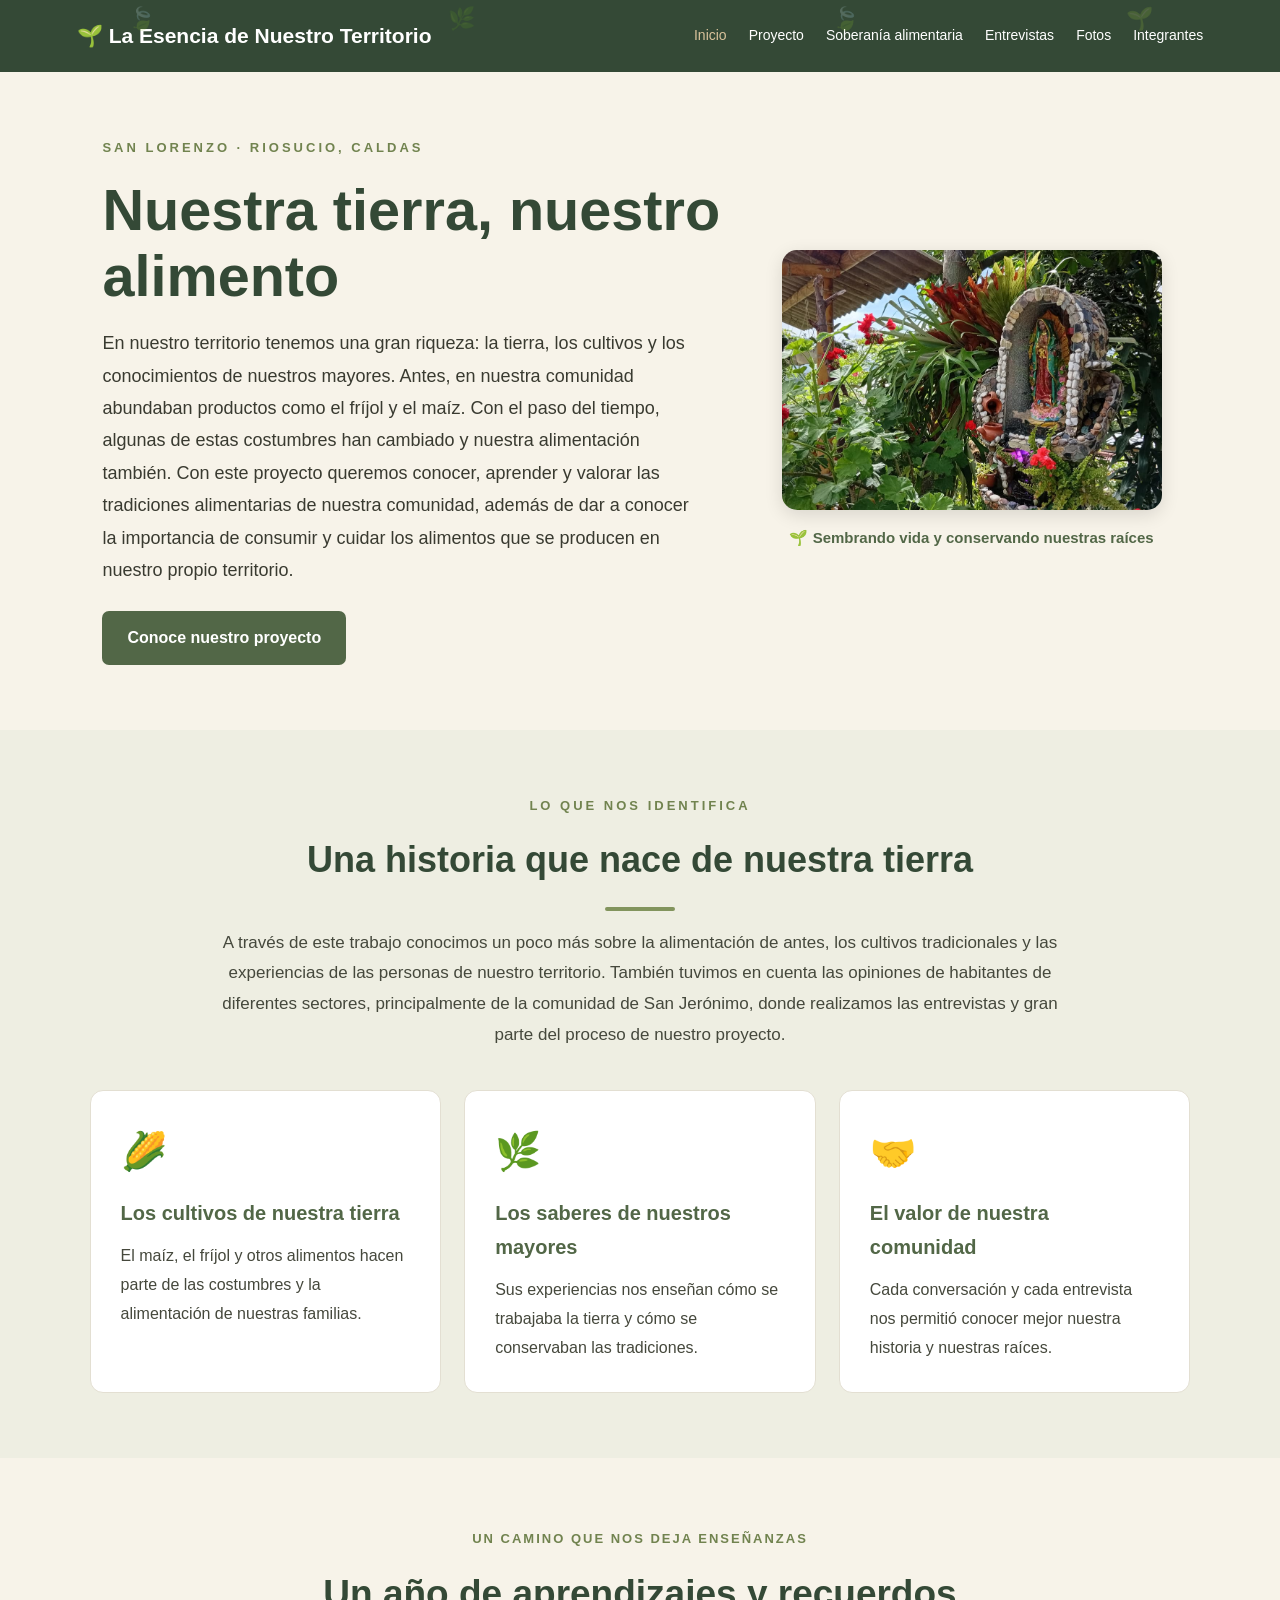
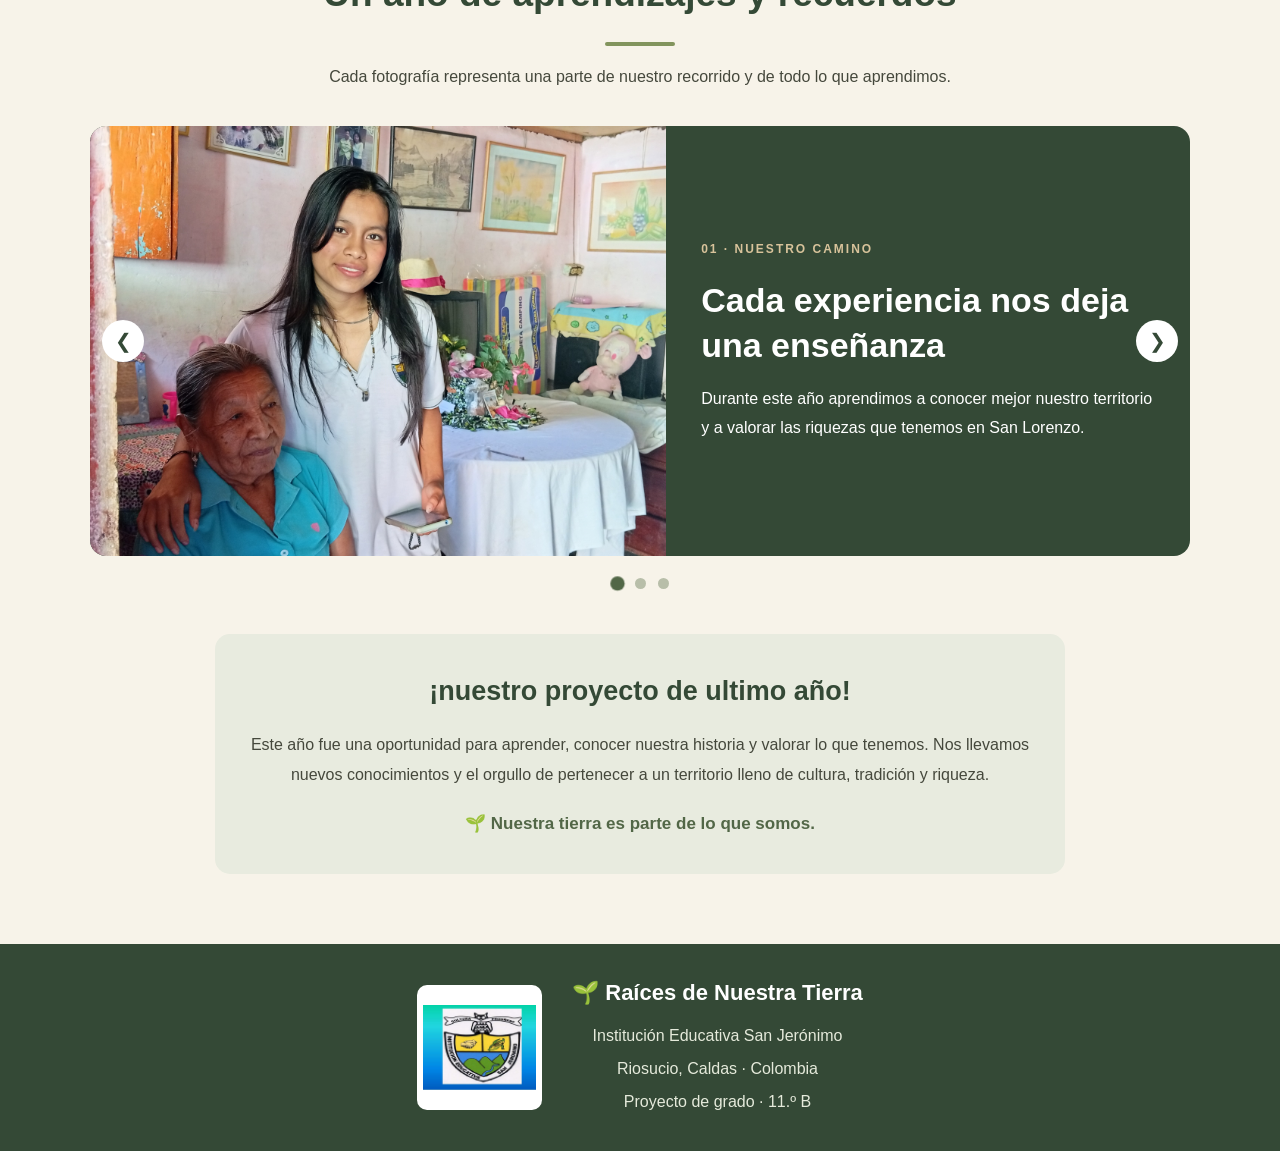
<file: index.html>
<!DOCTYPE html>
<html lang="es">
<head>
  <meta charset="UTF-8">
  <meta name="viewport" content="width=device-width, initial-scale=1.0">
  <title>Raíces de Nuestra Tierra | Inicio</title>
  <link rel="stylesheet" href="estilos.css">
  <script src="script.js" defer></script>
</head>
<body>
  <!-- FONDO ANIMADO NATURAL -->
<div class="fondo-natural" aria-hidden="true">
  <span class="hoja-flotante">🍃</span>
  <span class="hoja-flotante">🌿</span>
  <span class="hoja-flotante">🍃</span>
  <span class="hoja-flotante">🌱</span>

  <span class="particula"></span>
  <span class="particula"></span>
  <span class="particula"></span>
  <span class="particula"></span>

</div>


<header class="encabezado"> 
  <a class="logo" href="index.html">🌱 La Esencia de Nuestro Territorio</a>
  <button class="menu-toggle" id="menuToggle" aria-label="Abrir menú" aria-expanded="false">☰</button>
  <nav class="menu" id="menu">
    <a class="activo" href="index.html">Inicio</a>
    <a href="proyecto.html">Proyecto</a>
    <a href="soberania.html">Soberanía alimentaria</a>
    <a href="entrevistar.html">Entrevistas</a>
    <a href="fotos.html">Fotos</a>
    <a href="integrantes.html">Integrantes</a>
  </nav>
</header>

<main>

  <!-- PORTADA PRINCIPAL -->
  <section class="inicio-portada">
    <div class="inicio-texto">
      <p class="inicio-etiqueta">SAN LORENZO · RIOSUCIO, CALDAS</p>

      <h1>Nuestra tierra, nuestro alimento</h1>

      <p class="inicio-descripcion">
         En nuestro territorio tenemos una gran riqueza:
  la tierra, los cultivos y los conocimientos de
  nuestros mayores. Antes, en nuestra comunidad
  abundaban productos como el fríjol y el maíz.
  Con el paso del tiempo, algunas de estas costumbres
  han cambiado y nuestra alimentación también.

  Con este proyecto queremos conocer, aprender y
  valorar las tradiciones alimentarias de nuestra
  comunidad, además de dar a conocer la importancia
  de consumir y cuidar los alimentos que se producen
  en nuestro propio territorio.
      </p>

      <a href="proyecto.html" class="inicio-boton">
        Conoce nuestro proyecto
      </a>
    </div>

  <div class="inicio-imagen">
 <img src="imagenes/vida.jpg" alt="Nuestro territorio">
  <p>🌱 Sembrando vida y conservando nuestras raíces</p>
</div>

</section>
  <!-- PRESENTACIÓN DEL TERRITORIO -->
  <section class="inicio-presentacion">
    <div class="inicio-encabezado">
      <p>LO QUE NOS IDENTIFICA</p>
      <h2>Una historia que nace de nuestra tierra</h2>
      <div class="inicio-linea"></div>

      <p class="inicio-introduccion">
       A través de este trabajo conocimos un poco más
  sobre la alimentación de antes, los cultivos
  tradicionales y las experiencias de las personas
  de nuestro territorio. También tuvimos en cuenta
  las opiniones de habitantes de diferentes sectores,
  principalmente de la comunidad de San Jerónimo,
  donde realizamos las entrevistas y gran parte
  del proceso de nuestro proyecto.
      </p>
    </div>

    <div class="inicio-tarjetas">

      <article class="inicio-tarjeta">
        <div class="inicio-icono">🌽</div>
        <h3>Los cultivos de nuestra tierra</h3>
        <p>
          El maíz, el fríjol y otros alimentos hacen
          parte de las costumbres y la alimentación
          de nuestras familias. 
        </p>
      </article>

      <article class="inicio-tarjeta">
        <div class="inicio-icono">🌿</div>
        <h3>Los saberes de nuestros mayores</h3>
        <p>
          Sus experiencias nos enseñan cómo se
          trabajaba la tierra y cómo se conservaban
          las tradiciones.
        </p>
      </article>

      <article class="inicio-tarjeta">
        <div class="inicio-icono">🤝</div>
        <h3>El valor de nuestra comunidad</h3>
        <p>
          Cada conversación y cada entrevista
          nos permitió conocer mejor nuestra
          historia y nuestras raíces.
        </p>
      </article>

    </div>
  </section>

  <!-- CARRUSEL DE RECUERDOS -->
  <section class="carrusel-inicio">

    <div class="carrusel-titulo">
      <p>UN CAMINO QUE NOS DEJA ENSEÑANZAS</p>
      <h2>Un año de aprendizajes y recuerdos</h2>
      <div class="inicio-linea"></div>
      <p>
        Cada fotografía representa una parte de
        nuestro recorrido y de todo lo que aprendimos.
      </p>
    </div>

    <div class="carrusel">

      <article class="carrusel-slide activo">
        <img src="imagenes/pro.jpg" alt="Recuerdo de nuestro proyecto">
        <div class="carrusel-mensaje">
          <p class="numero">01 · NUESTRO CAMINO</p>
          <h3>Cada experiencia nos deja una enseñanza</h3>
          <p>
            Durante este año aprendimos a conocer
            mejor nuestro territorio y a valorar
            las riquezas que tenemos en San Lorenzo.
          </p>
        </div>
      </article>

      <article class="carrusel-slide">
        <img src="imagenes/cip.jpg" alt="Nuestro territorio y sus actividades">
        <div class="carrusel-mensaje">
          <p class="numero">02 · NUESTRAS RAÍCES</p>
          <h3>Mayor de nuestra comunidad 
            que apesar de no escuchar bien nos ayudo mucho con nuestro proyecto
          </h3>
          <p>
            Conocimos la importancia de nuestros
            cultivos, nuestras costumbres y los
            conocimientos que nuestros mayores
            han compartido con nosotros.  
          </p>
        </div>
      </article>

      <article class="carrusel-slide">
        <img src="imagenes/pal.jpg" alt="Recuerdos de nuestro año educativo">
        <div class="carrusel-mensaje">
          <p class="numero">03 · UN AÑO PARA RECORDAR</p>
          <h3>Gracias por cada aprendizaje</h3>
          <p>
            Terminamos este año educativo con
            nuevos conocimientos, experiencias
            y recuerdos. Nos sentimos orgullosos
            de nuestras raíces y de nuestro trabajo.
          </p>
        </div>
      </article>

     
<article class="carrusel-slide">
  <img src="imagenes/juank.jpg" alt="Recuerdo de nuestro proyecto">
  <div class="carrusel-mensaje">
    <p class="numero">04 · NUESTRA EXPERIENCIA</p>
    <h3>Un recuerdo más de nuestro proyecto</h3>
    <p>
      Cada momento compartido nos permitió
      aprender más sobre nuestra comunidad,
      nuestras tradiciones y nuestro territorio.
    </p>
  </div>
</article>

      

      <button class="carrusel-flecha anterior" type="button" aria-label="Imagen anterior">❮</button>
      <button class="carrusel-flecha siguiente" type="button" aria-label="Imagen siguiente">❯</button>

    </div>

    <div class="carrusel-puntos">
      <button class="punto seleccionado" type="button" aria-label="Mostrar imagen 1"></button>
      <button class="punto" type="button" aria-label="Mostrar imagen 2"></button>
      <button class="punto" type="button" aria-label="Mostrar imagen 3"></button>
    </div>

    <div class="mensaje-final">
      <h2>¡nuestro proyecto de ultimo año!</h2>
      <p>
        Este año fue una oportunidad para aprender,
        conocer nuestra historia y valorar lo que tenemos.
        Nos llevamos nuevos conocimientos y el orgullo
        de pertenecer a un territorio lleno de cultura,
        tradición y riqueza.
      </p>
      <strong>🌱 Nuestra tierra es parte de lo que somos.</strong>
    </div>

  </section>

  
</main>

<footer class="pie-pagina">

  <div class="pie-contenido">

    <img
      class="pie-escudo"
      src="imagenes/escudo1.jpg"
      alt="Escudo institucional"
    >

    <div class="pie-informacion">
      <h2>🌱 Raíces de Nuestra Tierra</h2>
      <p>Institución Educativa San Jerónimo</p>
      <p>Riosucio, Caldas · Colombia</p>
      <p>Proyecto de grado · 11.º B</p>
    </div>

  </div>

</footer>

<!-- BIENVENIDA PROM 2026 -->
<div class="prom-animacion" id="promAnimacion">
  <div class="prom-contenido">
    <h1>🎓 PROM 2026 🎓</h1>
    <p>¡Un año para recordar!</p>
    <div class="fuegos" id="fuegos"></div>
  </div>
</div>


</body>
</html>
</file>
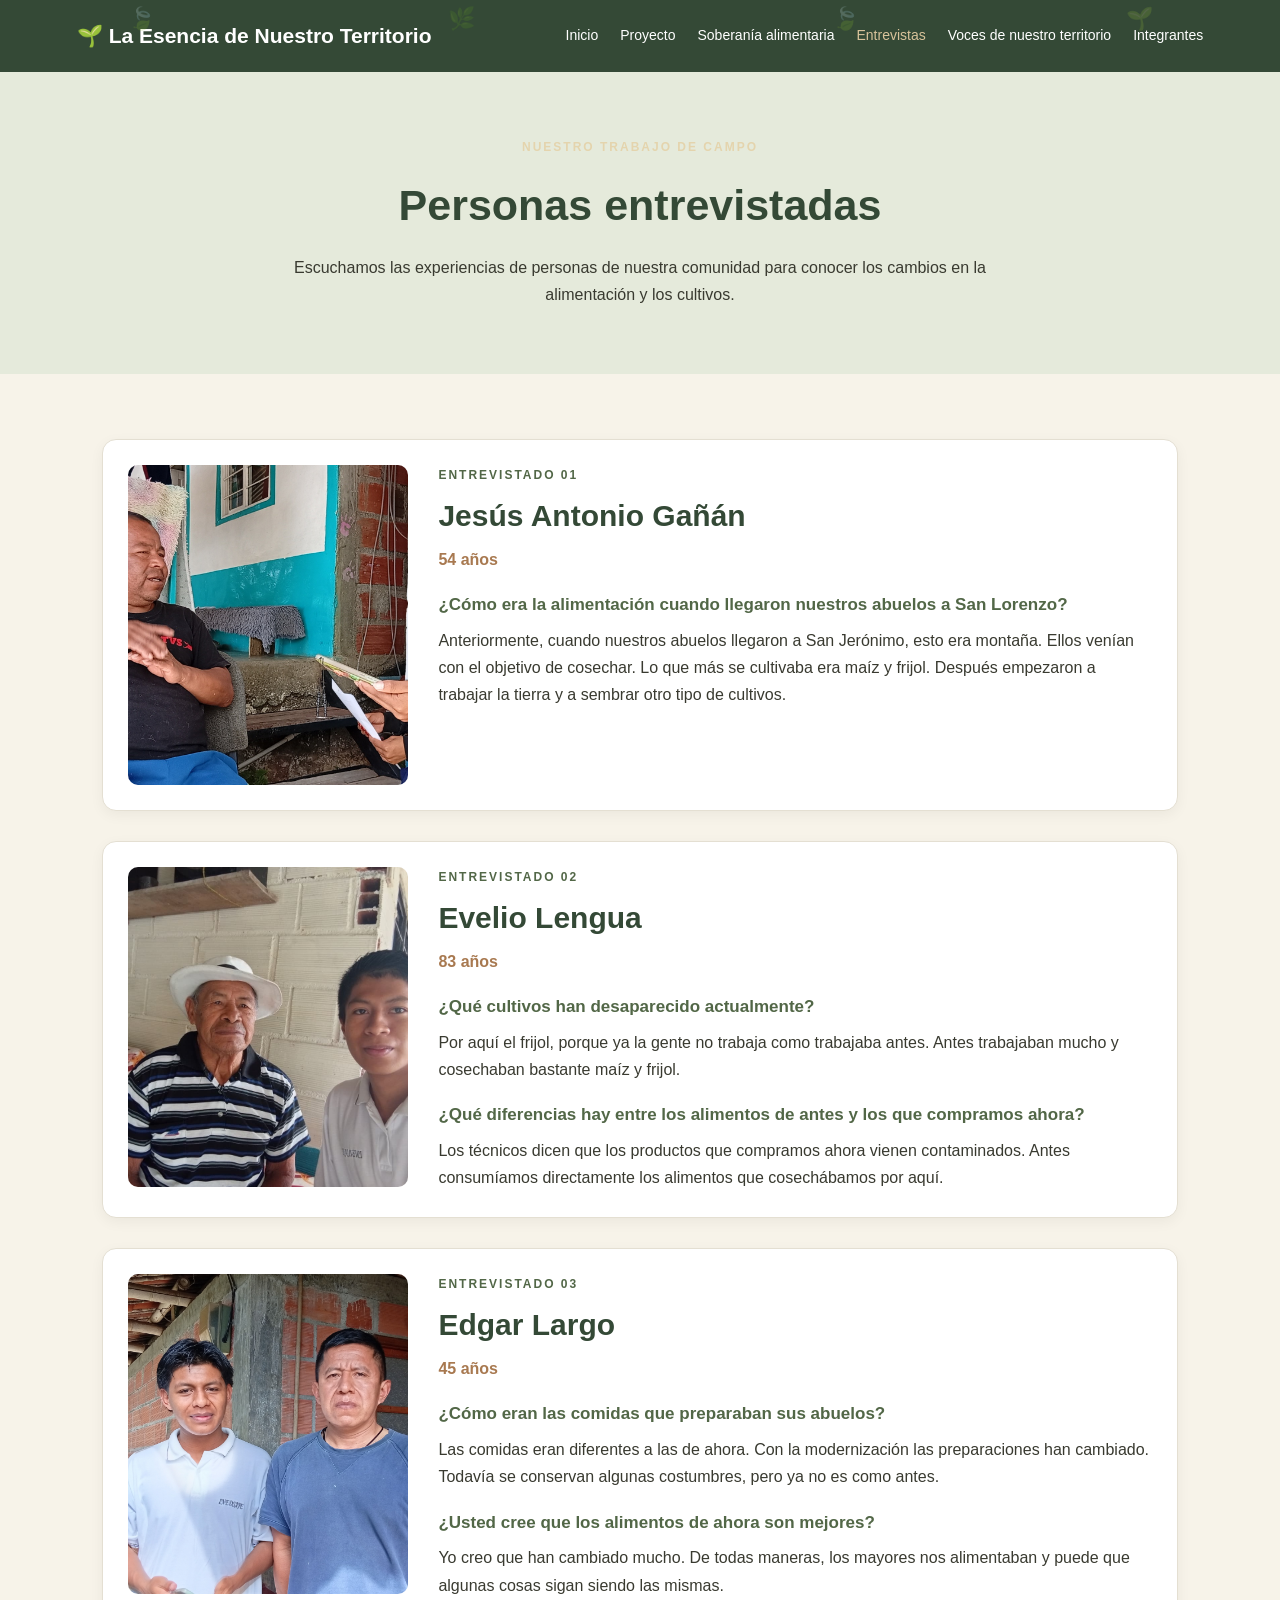
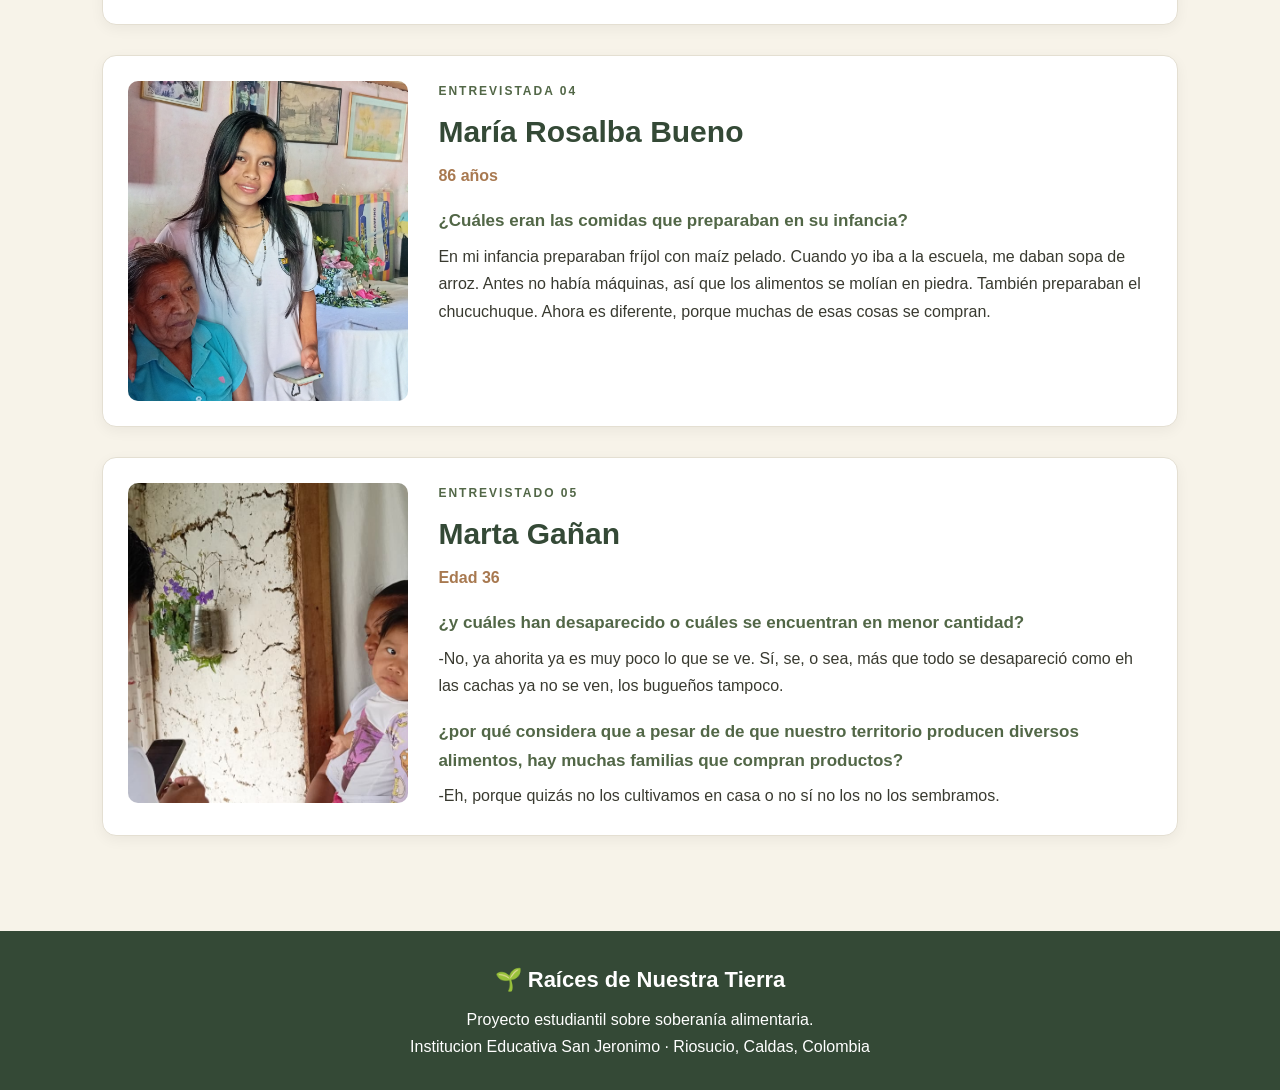
<file: entrevistar.html>
<!DOCTYPE html>
<html lang="es">
<head>
  <meta charset="UTF-8">
  <meta name="viewport" content="width=device-width, initial-scale=1.0">
  <title>Entrevistas | Raíces de Nuestra Tierra</title>
  <link rel="stylesheet" href="estilos.css">
  <script src="script.js" defer></script>
</head>

<body>

  <div class="fondo-natural" aria-hidden="true">
    <span class="hoja-flotante">🍃</span>
    <span class="hoja-flotante">🌿</span>
    <span class="hoja-flotante">🍃</span>
    <span class="hoja-flotante">🌱</span>
  </div>

  <header class="encabezado">
    <a class="logo" href="index.html">🌱 La Esencia de Nuestro Territorio</a>

    <button class="menu-toggle" id="menuToggle"
      aria-label="Abrir menú" aria-expanded="false">☰</button>

    <nav class="menu" id="menu">
      <a href="index.html">Inicio</a>
      <a href="proyecto.html">Proyecto</a>
      <a href="soberania.html">Soberanía alimentaria</a>
      <a class="activo" href="entrevistar.html">Entrevistas</a>
      <a href="voces.html">Voces de nuestro territorio</a>
      <a href="integrantes.html">Integrantes</a>
    </nav>
  </header>

  <main>

    <section class="encabezado-pagina">
      <p class="etiqueta">NUESTRO TRABAJO DE CAMPO</p>
      <h1>Personas entrevistadas</h1>
      <p>
        Escuchamos las experiencias de personas de nuestra comunidad
        para conocer los cambios en la alimentación y los cultivos.
      </p>
    </section>

    <section class="seccion">

      <!-- ENTREVISTADO 01 -->
      <article class="entrevista-persona">
        <div class="entrevista-foto">
          <img src="imagenes/karen.jpg" alt="Jesús Antonio Gañán">
        </div>

        <div class="entrevista-contenido">
          <p class="etiqueta verde">ENTREVISTADO 01</p>
          <h2>Jesús Antonio Gañán</h2>
          <p class="edad">54 años</p>

          <h3>¿Cómo era la alimentación cuando llegaron nuestros abuelos a San Lorenzo?</h3>

          <p>
            Anteriormente, cuando nuestros abuelos llegaron a San
            Jerónimo, esto era montaña. Ellos venían con el objetivo
            de cosechar. Lo que más se cultivaba era maíz y frijol.
            Después empezaron a trabajar la tierra y a sembrar
            otro tipo de cultivos.
          </p>
        </div>
      </article>

      <!-- ENTREVISTADO 02 -->
      <article class="entrevista-persona">
        <div class="entrevista-foto">
          <img src="imagenes/cip.jpg" alt="Evelio Lengua">
        </div>

        <div class="entrevista-contenido">
          <p class="etiqueta verde">ENTREVISTADO 02</p>
          <h2>Evelio Lengua</h2>
          <p class="edad">83 años</p>

          <h3>¿Qué cultivos han desaparecido actualmente?</h3>

          <p>
            Por aquí el frijol, porque ya la gente no trabaja como
            trabajaba antes. Antes trabajaban mucho y cosechaban
            bastante maíz y frijol.
          </p>

          <h3>¿Qué diferencias hay entre los alimentos de antes y los que compramos ahora?</h3>

          <p>
            Los técnicos dicen que los productos que compramos ahora
            vienen contaminados. Antes consumíamos directamente
            los alimentos que cosechábamos por aquí.
          </p>
        </div>
      </article>

      <!-- ENTREVISTADO 03 -->
      <article class="entrevista-persona">
        <div class="entrevista-foto">
          <img src="imagenes/juan.jpg" alt="Edgar Largo">
        </div>

        <div class="entrevista-contenido">
          <p class="etiqueta verde">ENTREVISTADO 03</p>
          <h2>Edgar Largo</h2>
          <p class="edad">45 años</p>

          <h3>¿Cómo eran las comidas que preparaban sus abuelos?</h3>

          <p>
            Las comidas eran diferentes a las de ahora. Con la
            modernización las preparaciones han cambiado. Todavía
            se conservan algunas costumbres, pero ya no es como antes.
          </p>

          <h3>¿Usted cree que los alimentos de ahora son mejores?</h3>

          <p>
            Yo creo que han cambiado mucho. De todas maneras,
            los mayores nos alimentaban y puede que algunas
            cosas sigan siendo las mismas.
          </p>
        </div>
      </article>

      <!-- ENTREVISTADA 04 -->
      <article class="entrevista-persona">
        <div class="entrevista-foto">
          <img src="imagenes/pro.jpg"
               alt="María Rosalba Bueno">
        </div>

        <div class="entrevista-contenido">
          <p class="etiqueta verde">ENTREVISTADA 04</p>
          <h2>María Rosalba Bueno</h2>
          <p class="edad">86 años</p>

          <h3>¿Cuáles eran las comidas que preparaban en su infancia?</h3>

          <p>
            En mi infancia preparaban fríjol con maíz pelado.
            Cuando yo iba a la escuela, me daban sopa de arroz.
            Antes no había máquinas, así que los alimentos se
            molían en piedra. También preparaban el chucuchuque.
            Ahora es diferente, porque muchas de esas cosas se compran.
          </p>
        </div>
      </article>

<!-- ENTREVISTADO 05 -->
<article class="entrevista-persona">

  <div class="entrevista-foto">
    <img src="imagenes/pri.jpg"
         alt="Marta Gañan">
  </div>

  <div class="entrevista-contenido">

    <p class="etiqueta verde">ENTREVISTADO 05</p>

    <h2>Marta Gañan</h2>

    <p class="edad">Edad 36</p>

    <h3>¿y cuáles han desaparecido o cuáles se encuentran en menor cantidad?</h3>

    <p>
      -No, ya ahorita ya es muy poco lo que se ve. Sí, se,
       o sea, más que todo se desapareció como eh las cachas ya no se ven, 
       los bugueños tampoco.
    </p>
    <h3>¿por qué considera que a pesar de de que nuestro territorio producen 
      diversos alimentos, hay muchas familias que compran productos?</h3>
 
   </p> -Eh, porque quizás no los cultivamos en casa o no sí no los no los sembramos. </p>
 
    </div>

</article>

    </section>

  </main>

  <footer class="pie-pagina">
    <h2>🌱 Raíces de Nuestra Tierra</h2>
    <p>Proyecto estudiantil sobre soberanía alimentaria.</p>
    <p>Institucion Educativa San Jeronimo · Riosucio, Caldas, Colombia</p>
  </footer>

</body>
</html>
</file>
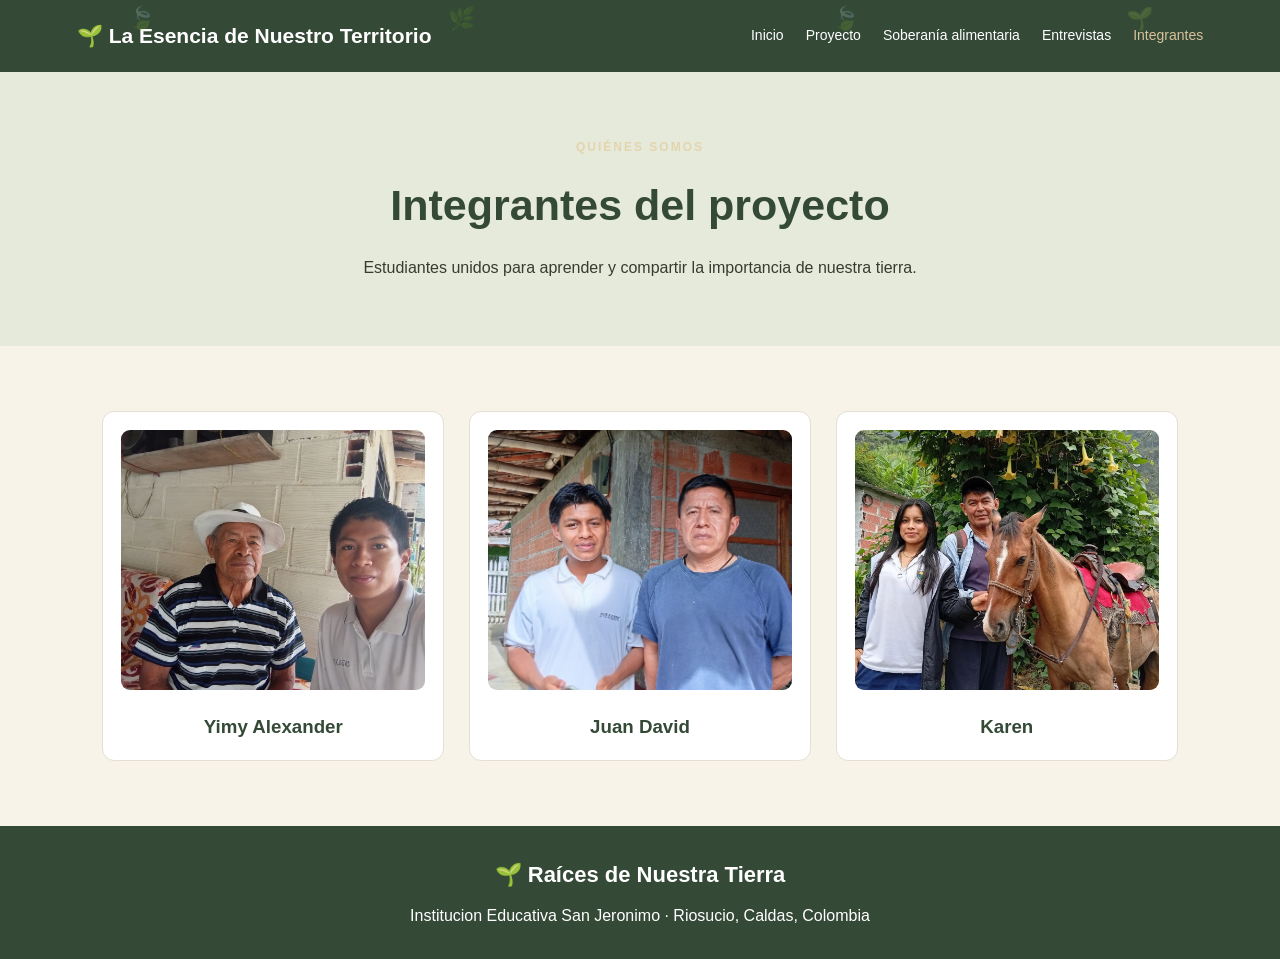
<file: integrantes.html>
<!DOCTYPE html>
<html lang="es">
<head>
  <meta charset="UTF-8">
  <meta name="viewport" content="width=device-width, initial-scale=1.0">
  <title>Integrantes | Raíces de Nuestra Tierra</title>
  <link rel="stylesheet" href="estilos.css">
  <script src="script.js" defer></script>
</head>
<body>
<div class="fondo-natural" aria-hidden="true">
  <span class="hoja-flotante">🍃</span>
  <span class="hoja-flotante">🌿</span>
  <span class="hoja-flotante">🍃</span>
  <span class="hoja-flotante">🌱</span>
</div>


<header class="encabezado">
  <a class="logo" href="index.html">🌱 La Esencia de Nuestro Territorio</a>
  <button class="menu-toggle" id="menuToggle" aria-label="Abrir menú" aria-expanded="false">☰</button>
  <nav class="menu" id="menu">
    <a href="index.html">Inicio</a>
    <a href="proyecto.html">Proyecto</a>
    <a href="soberania.html">Soberanía alimentaria</a>
    <a href="entrevistar.html">Entrevistas</a>
    <a class="activo" href="integrantes.html">Integrantes</a>
  </nav>
</header>

<main>
  <section class="encabezado-pagina">
    <p class="etiqueta">QUIÉNES SOMOS</p>
    <h1>Integrantes del proyecto</h1>
    <p>Estudiantes unidos para aprender y compartir la importancia de nuestra tierra.</p>
  </section>

  <section class="seccion">
    <div class="equipo-grid">
      <article class="persona">
        <img src="imagenes/cip.jpg" alt="Yimy Alexander">
        <h3>Yimy Alexander</h3>
      </article>

      <article class="persona">
        <img src="imagenes/juan.jpg" alt="Juan David">
        <h3>Juan David</h3>
      </article>



      <article class="persona">
        <img src="imagenes/pal.jpg" alt="Karen">
        <h3>Karen</h3>
      </article>

    
  </section>
</main>

<footer class="pie-pagina">
  <h2>🌱 Raíces de Nuestra Tierra</h2>
  <p>Institucion Educativa San Jeronimo · Riosucio, Caldas, Colombia</p>
</footer>

</body>
</html>
</file>
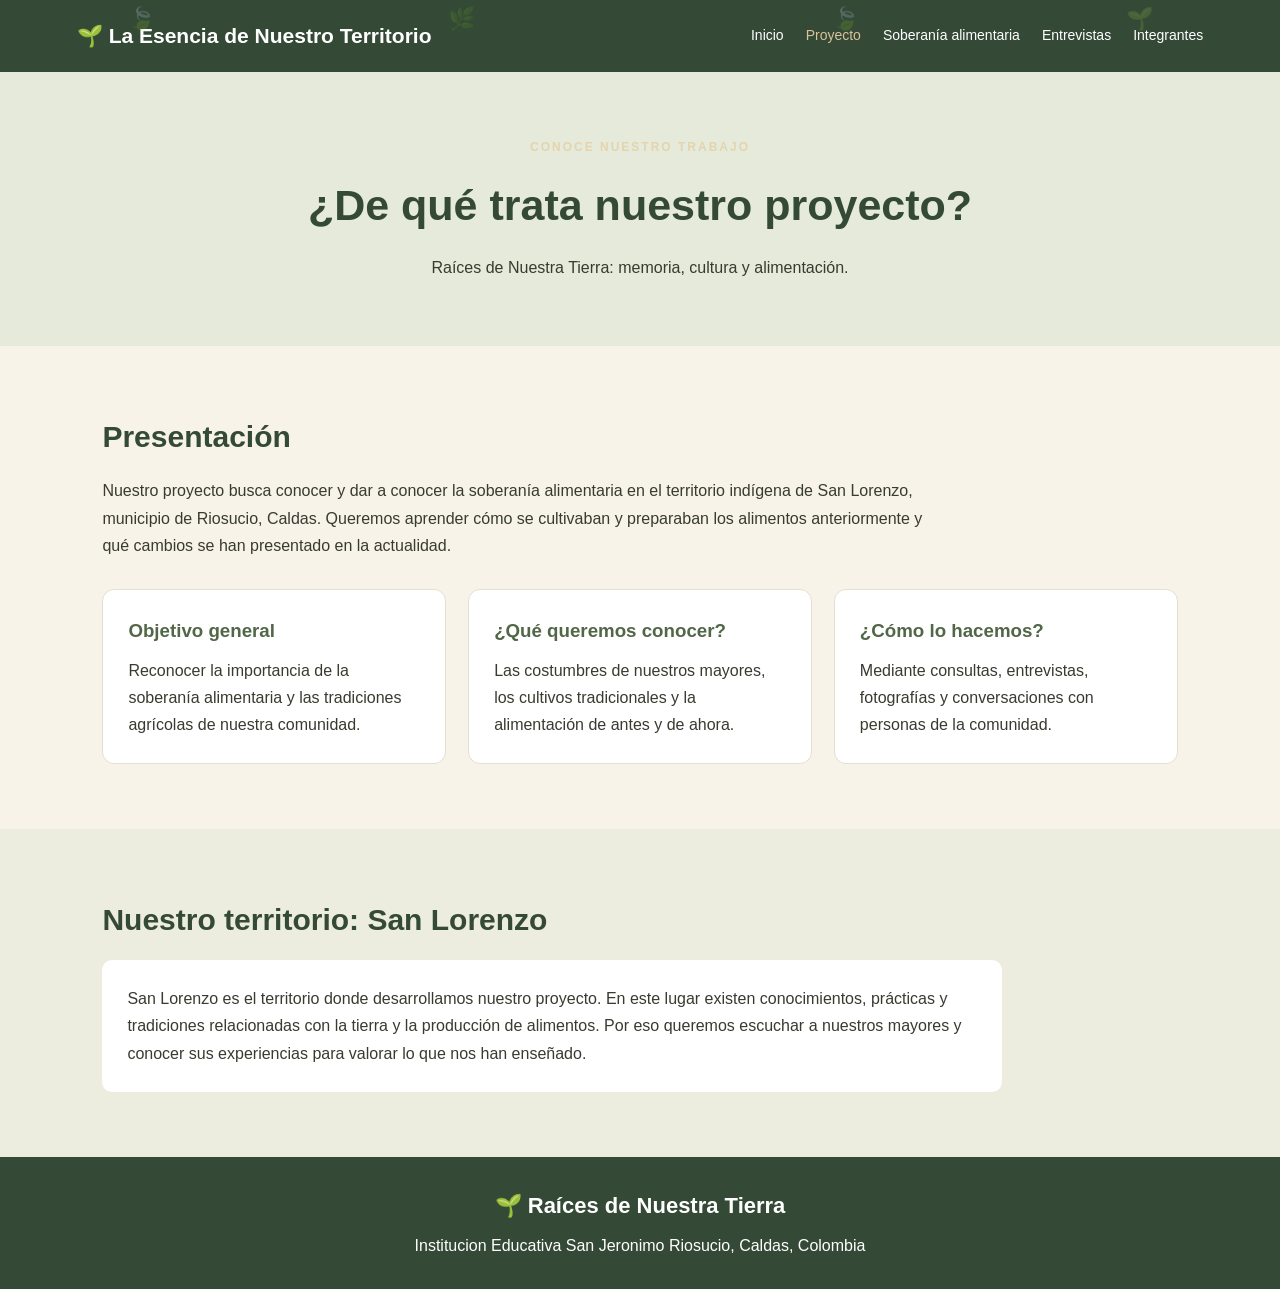
<file: proyecto.html>
<!DOCTYPE html>
<html lang="es">
<head>
  <meta charset="UTF-8">
  <meta name="viewport" content="width=device-width, initial-scale=1.0">
  <title>Nuestro Proyecto | Raíces de Nuestra Tierra</title>
  <link rel="stylesheet" href="estilos.css">
  <script src="script.js" defer></script>
</head>
<body>
  <div class="fondo-natural" aria-hidden="true">
  <span class="hoja-flotante">🍃</span>
  <span class="hoja-flotante">🌿</span>
  <span class="hoja-flotante">🍃</span>
  <span class="hoja-flotante">🌱</span>
</div>

<header class="encabezado">
  <a class="logo" href="index.html">🌱 La Esencia de Nuestro Territorio</a>
  <button class="menu-toggle" id="menuToggle" aria-label="Abrir menú" aria-expanded="false">☰</button>
  <nav class="menu" id="menu">
    <a href="index.html">Inicio</a>
    <a class="activo" href="proyecto.html">Proyecto</a>
    <a href="soberania.html">Soberanía alimentaria</a>
    <a href="entrevistar.html">Entrevistas</a>
    <a href="integrantes.html">Integrantes</a>
  </nav>
</header>

<main>
  <section class="encabezado-pagina">
    <p class="etiqueta">CONOCE NUESTRO TRABAJO</p>
    <h1>¿De qué trata nuestro proyecto?</h1>
    <p>Raíces de Nuestra Tierra: memoria, cultura y alimentación.</p>
  </section>

  <section class="seccion">
    <h2>Presentación</h2>
    <p class="descripcion">
      Nuestro proyecto busca conocer y dar a conocer la soberanía
      alimentaria en el territorio indígena de San Lorenzo,
      municipio de Riosucio, Caldas. Queremos aprender cómo se
      cultivaban y preparaban los alimentos anteriormente y qué
      cambios se han presentado en la actualidad.
    </p>

    <div class="tarjetas">
      <article class="tarjeta">
        <h3>Objetivo general</h3>
        <p>
          Reconocer la importancia de la soberanía alimentaria
          y las tradiciones agrícolas de nuestra comunidad.
        </p>
      </article>

      <article class="tarjeta">
        <h3>¿Qué queremos conocer?</h3>
        <p>
          Las costumbres de nuestros mayores, los cultivos
          tradicionales y la alimentación de antes y de ahora.
        </p>
      </article>

      <article class="tarjeta">
        <h3>¿Cómo lo hacemos?</h3>
        <p>
          Mediante consultas, entrevistas, fotografías y
          conversaciones con personas de la comunidad.
        </p>
      </article>
    </div>
  </section>

  <section class="seccion fondo-claro">
    <h2>Nuestro territorio: San Lorenzo</h2>
    <div class="bloque-texto">
      <p>
        San Lorenzo es el territorio donde desarrollamos nuestro
        proyecto. En este lugar existen conocimientos, prácticas
        y tradiciones relacionadas con la tierra y la producción
        de alimentos. Por eso queremos escuchar a nuestros mayores
        y conocer sus experiencias para valorar lo que nos han
        enseñado.
      </p>
    </div>
  </section>
</main>

<footer class="pie-pagina">
  <h2>🌱 Raíces de Nuestra Tierra</h2>
  <p>Institucion Educativa San Jeronimo Riosucio, Caldas, Colombia</p>
</footer>

</body>
</html>
</file>
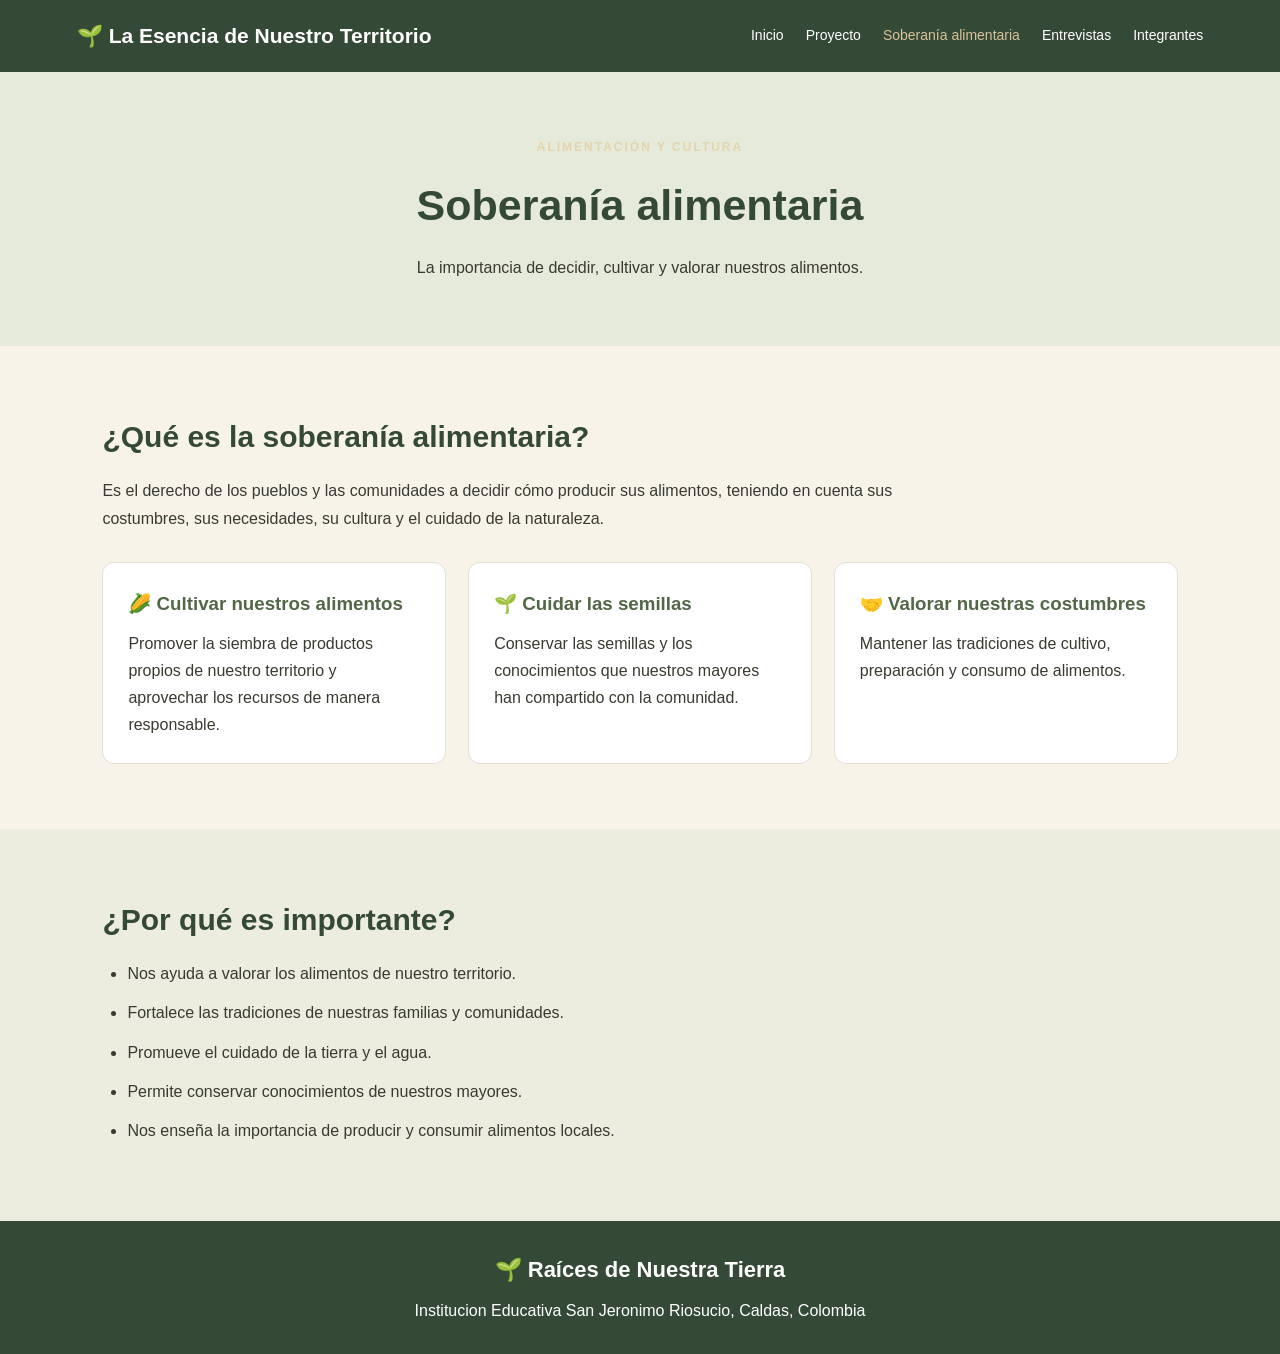
<file: soberania.html>
<!DOCTYPE html>
<html lang="es">
<head>
  <meta charset="UTF-8">
  <meta name="viewport" content="width=device-width, initial-scale=1.0">
  <title>Soberanía Alimentaria | Raíces de Nuestra Tierra</title>
  <link rel="stylesheet" href="estilos.css">
  <script src="script.js" defer></script>
</head>
<body>

<header class="encabezado">
  <a class="logo" href="index.html">🌱 La Esencia de Nuestro Territorio</a>
  <button class="menu-toggle" id="menuToggle" aria-label="Abrir menú" aria-expanded="false">☰</button>
  <nav class="menu" id="menu">
    <a href="index.html">Inicio</a>
    <a href="proyecto.html">Proyecto</a>
    <a class="activo" href="soberania.html">Soberanía alimentaria</a>
    <a href="entrevistar.html">Entrevistas</a>
    <a href="integrantes.html">Integrantes</a>
  </nav>
</header>

<main>
  <section class="encabezado-pagina">
    <p class="etiqueta">ALIMENTACIÓN Y CULTURA</p>
    <h1>Soberanía alimentaria</h1>
    <p>La importancia de decidir, cultivar y valorar nuestros alimentos.</p>
  </section>

  <section class="seccion">
    <h2>¿Qué es la soberanía alimentaria?</h2>
    <p class="descripcion">
      Es el derecho de los pueblos y las comunidades a decidir
      cómo producir sus alimentos, teniendo en cuenta sus
      costumbres, sus necesidades, su cultura y el cuidado
      de la naturaleza.
    </p>

    <div class="tarjetas">
      <article class="tarjeta">
        <h3>🌽 Cultivar nuestros alimentos</h3>
        <p>
          Promover la siembra de productos propios de nuestro
          territorio y aprovechar los recursos de manera responsable.
        </p>
      </article>

      <article class="tarjeta">
        <h3>🌱 Cuidar las semillas</h3>
        <p>
          Conservar las semillas y los conocimientos que nuestros
          mayores han compartido con la comunidad.
        </p>
      </article>

      <article class="tarjeta">
        <h3>🤝 Valorar nuestras costumbres</h3>
        <p>
          Mantener las tradiciones de cultivo, preparación
          y consumo de alimentos.
        </p>
      </article>
    </div>
  </section>

  <section class="seccion fondo-claro">
    <h2>¿Por qué es importante?</h2>
    <ul class="lista">
      <li>Nos ayuda a valorar los alimentos de nuestro territorio.</li>
      <li>Fortalece las tradiciones de nuestras familias y comunidades.</li>
      <li>Promueve el cuidado de la tierra y el agua.</li>
      <li>Permite conservar conocimientos de nuestros mayores.</li>
      <li>Nos enseña la importancia de producir y consumir alimentos locales.</li>
    </ul>
  </section>
</main>

<footer class="pie-pagina">
  <h2>🌱 Raíces de Nuestra Tierra</h2>
  <p>Institucion Educativa San Jeronimo Riosucio, Caldas, Colombia</p>
</footer>

</body>
</html>
</file>
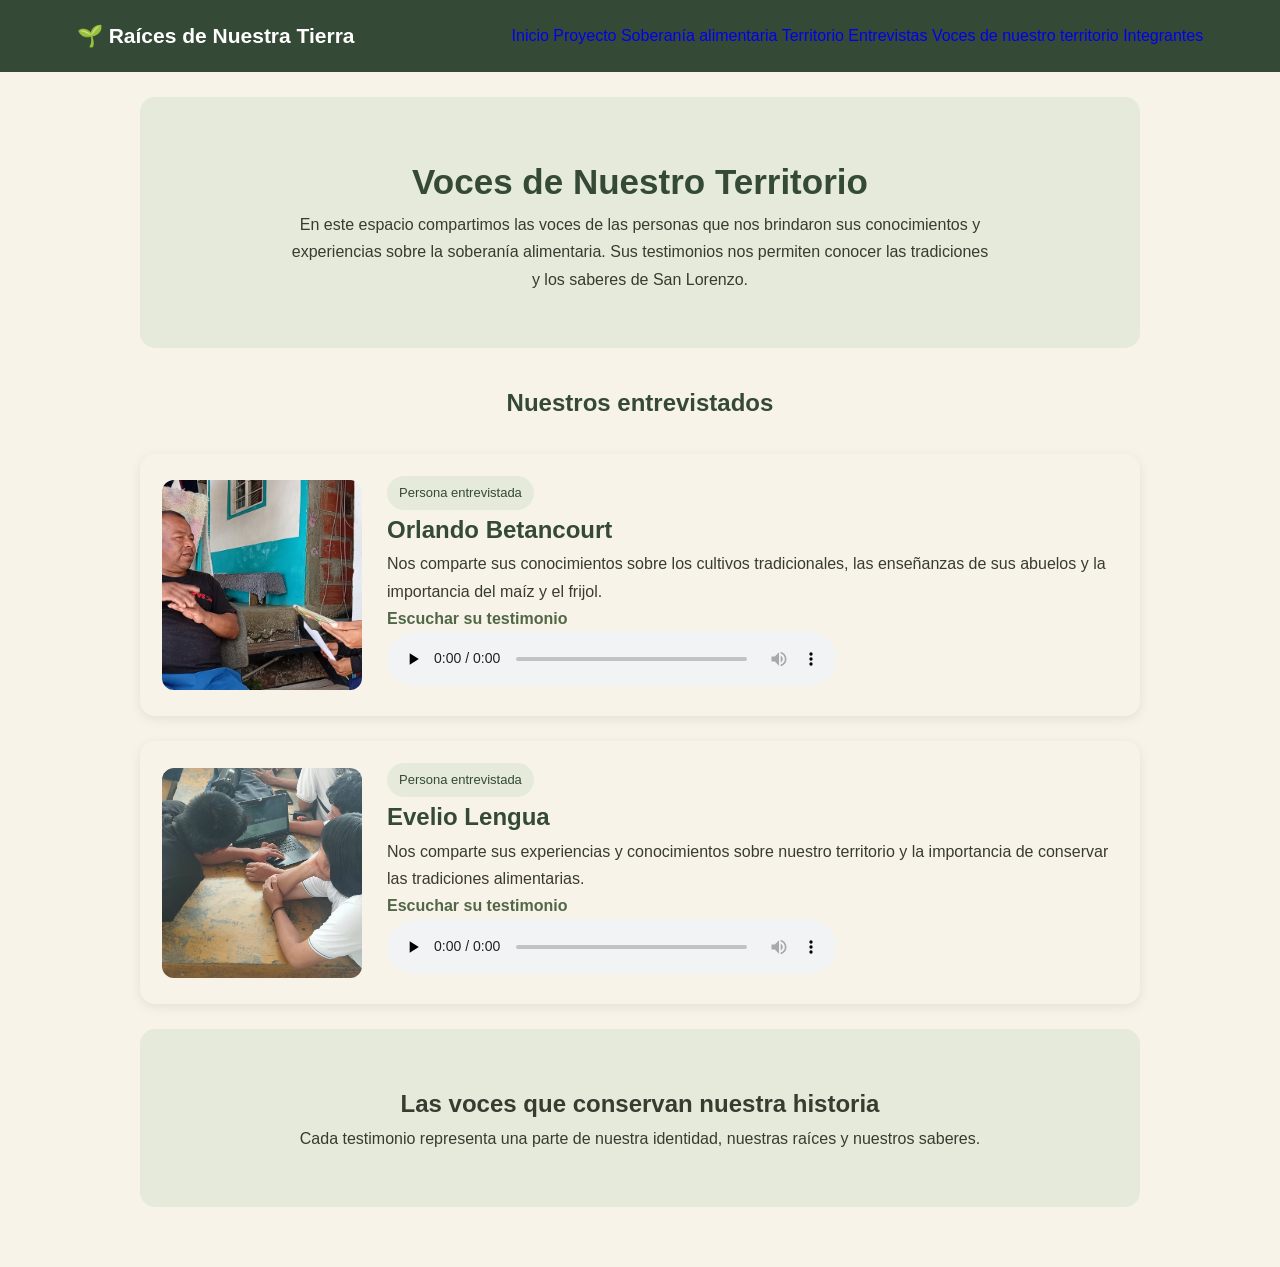
<file: voces.html>
<!DOCTYPE html>
<html lang="es">
<head>
  <meta charset="UTF-8">
  <meta name="viewport" content="width=device-width, initial-scale=1.0">
  <title>Voces de Nuestro Territorio</title>
  <link rel="stylesheet" href="estilos.css">
  <script src="script.js" defer></script>

  <style>
    .voces-portada {
      text-align: center;
      padding: 55px 20px;
      background: #e5eadb;
      border-radius: 15px;
      margin-bottom: 35px;
    }

    .voces-portada h1 {
      color: #344936;
      font-size: 35px;
    }

    .voces-portada p {
      max-width: 700px;
      margin: auto;
      line-height: 1.7;
    }

    .voces-contenedor {
      max-width: 1050px;
      margin: auto;
      padding: 25px;
    }

    .voces-titulo {
      text-align: center;
      color: #344936;
      margin-bottom: 30px;
    }

    .voz-card {
      display: flex;
      align-items: center;
      gap: 25px;
      background: #f7f3e9;
      padding: 22px;
      border-radius: 15px;
      margin-bottom: 25px;
      box-shadow: 0 3px 12px rgba(0,0,0,0.08);
    }

    .voz-card img {
      width: 200px;
      height: 210px;
      object-fit: cover;
      border-radius: 12px;
    }

    .voz-info {
      flex: 1;
    }

    .voz-info h2 {
      color: #344936;
    }

    .voz-info p {
      line-height: 1.7;
    }

    .voz-info h3 {
      color: #526747;
      font-size: 16px;
    }

    .voz-info audio {
      width: 100%;
      max-width: 450px;
    }

    .voz-etiqueta {
      display: inline-block;
      background: #e5eadb;
      color: #344936;
      padding: 6px 12px;
      border-radius: 20px;
      font-size: 13px;
    }

    @media (max-width: 650px) {
      .voz-card {
        flex-direction: column;
        align-items: stretch;
      }

      .voz-card img {
        width: 100%;
        height: 250px;
      }

      .voces-portada h1 {
        font-size: 27px;
      }
    }
  </style>
</head>

<body>

  <header class="encabezado">
    <div class="logo">🌱 Raíces de Nuestra Tierra</div>

    <button id="menuToggle" class="menu-toggle"
      aria-label="Abrir menú" aria-expanded="false">
      ☰
    </button>

    <nav id="menu">
      <a href="index.html">Inicio</a>
      <a href="index.html#proyecto">Proyecto</a>
      <a href="index.html#soberania">Soberanía alimentaria</a>
      <a href="index.html#territorio">Territorio</a>
      <a href="entrevistar.html">Entrevistas</a>
      <a href="voces.html" class="activo">Voces de nuestro territorio</a>
      <a href="index.html#integrantes">Integrantes</a>
    </nav>
  </header>

  <main class="voces-contenedor">

    <section class="voces-portada">
      <h1>Voces de Nuestro Territorio</h1>

      <p>
        En este espacio compartimos las voces de las
        personas que nos brindaron sus conocimientos
        y experiencias sobre la soberanía alimentaria.
        Sus testimonios nos permiten conocer las
        tradiciones y los saberes de San Lorenzo.
      </p>
    </section>

    <h2 class="voces-titulo">Nuestros entrevistados</h2>

    <!-- PRIMER ENTREVISTADO -->
    <section class="voz-card">

      <img src="imagenes/karen.jpg" alt="Orlando Betancourt">

      <div class="voz-info">

        <span class="voz-etiqueta">Persona entrevistada</span>

        <h2>Orlando Betancourt</h2>

        <p>
          Nos comparte sus conocimientos sobre los
          cultivos tradicionales, las enseñanzas de
          sus abuelos y la importancia del maíz y el frijol.
        </p>

        <h3>Escuchar su testimonio</h3>

        <audio controls preload="none">
          <source src="audios/sonido2.m4a" type="audio/mp4">
          Tu navegador no puede reproducir este audio.
        </audio>

      </div>
    </section>

    <!-- SEGUNDO ENTREVISTADO -->
    <section class="voz-card">

      <img src="imagenes/evi.jpg" alt="Evelio Lengua">

      <div class="voz-info">

        <span class="voz-etiqueta">Persona entrevistada</span>

        <h2>Evelio Lengua</h2>

        <p>
          Nos comparte sus experiencias y conocimientos
          sobre nuestro territorio y la importancia
          de conservar las tradiciones alimentarias.
        </p>

        <h3>Escuchar su testimonio</h3>

        <audio controls preload="none">
          <source src="audios/sonido3.m4a" type="audio/mp4">
          Tu navegador no puede reproducir este audio.
        </audio>

      </div>
    </section>

    <section class="voces-portada">

      <h2>Las voces que conservan nuestra historia</h2>

      <p>
        Cada testimonio representa una parte de nuestra
        identidad, nuestras raíces y nuestros saberes.
      </p>

    </section>

  </main>

</body>
</html>
</file>
<file: estilos.css>
:root {
  --verde: #526747;
  --verde-oscuro: #344936;
  --verde-claro: #e5eadb;
  --crema: #f7f3e9;
  --tierra: #a87950;
  --texto: #393a30;
  --blanco: #ffffff;
}

* {
  margin: 0;
  padding: 0;
  box-sizing: border-box;
}

body {
  font-family: Arial, Helvetica, sans-serif;
  background: var(--crema);
  color: var(--texto);
  line-height: 1.7;
}

a {
  text-decoration: none;
}

/* ENCABEZADO Y MENÚ */

.encabezado {
  background: var(--verde-oscuro);
  color: white;
  padding: 18px 6%;
  display: flex;
  align-items: center;
  justify-content: space-between;
  gap: 20px;
  flex-wrap: wrap;
}

.logo {
  color: white;
  font-size: 21px;
  font-weight: bold;
}

.menu {
  display: flex;
  align-items: center;
  gap: 22px;
}

.menu a {
  color: white;
  font-size: 14px;
  transition: color 0.2s;
}

.menu a:hover,
.menu a.activo {
  color: #d8c39b;
}

.menu-toggle {
  display: none;
  border: none;
  background: transparent;
  color: white;
  font-size: 27px;
  cursor: pointer;
}

/* PORTADA */

.portada {
  min-height: 440px;
  padding: 80px 8%;
  display: flex;
  align-items: center;
  background: linear-gradient(120deg, #344936, #71805a);
  color: white;
}

.portada-contenido {
  max-width: 700px;
}

.portada h1 {
  font-size: clamp(35px, 6vw, 58px);
  line-height: 1.15;
  margin: 15px 0;
}

.portada p {
  font-size: 18px;
  max-width: 600px;
}

.etiqueta {
  font-size: 12px;
  font-weight: bold;
  letter-spacing: 2px;
  color: #e4d4ad;
}

.etiqueta.verde {
  color: var(--verde);
}

.boton {
  display: inline-block;
  margin-top: 25px;
  background: #e5d5b5;
  color: var(--verde-oscuro);
  padding: 12px 22px;
  border-radius: 7px;
  font-weight: bold;
}

.boton:hover {
  background: white;
}

/* SECCIONES */

.seccion {
  padding: 65px 8%;
}

.seccion h2 {
  color: var(--verde-oscuro);
  font-size: 30px;
  margin-bottom: 15px;
}

.descripcion {
  max-width: 850px;
  margin-bottom: 30px;
}

.fondo-claro {
  background: #ececdf;
}

.encabezado-pagina {
  text-align: center;
  padding: 65px 8%;
  background: var(--verde-claro);
}

.encabezado-pagina h1 {
  color: var(--verde-oscuro);
  font-size: clamp(30px, 5vw, 43px);
  margin: 12px 0;
}

.encabezado-pagina p {
  max-width: 750px;
  margin: auto;
}

/* TARJETAS */

.tarjetas {
  display: grid;
  grid-template-columns: repeat(3, 1fr);
  gap: 22px;
  margin-top: 30px;
}

.tarjeta {
  background: white;
  padding: 25px;
  border-radius: 12px;
  border: 1px solid #e3dfd2;
}

.tarjeta h3 {
  color: var(--verde);
  margin-bottom: 10px;
}

.bloque-texto {
  max-width: 900px;
  background: white;
  padding: 25px;
  border-radius: 10px;
}

.lista {
  padding-left: 25px;
  max-width: 800px;
}

.lista li {
  margin: 12px 0;
}

/* GALERÍA DEL INICIO */

.galeria {
  display: grid;
  grid-template-columns: repeat(4, 1fr);
  gap: 18px;
  margin-top: 25px;
}

.galeria img {
  width: 100%;
  height: 220px;
  object-fit: cover;
  border-radius: 10px;
}

/* ENTREVISTAS: FOTO AL LADO DEL TEXTO */

.entrevista-persona {
  display: grid;
  grid-template-columns: 280px 1fr;
  gap: 30px;
  align-items: start;
  background: white;
  padding: 25px;
  margin-bottom: 30px;
  border-radius: 14px;
  border: 1px solid #e4dfd2;
  box-shadow: 0 4px 14px rgba(0, 0, 0, 0.05);
}

.entrevista-foto img {
  width: 100%;
  height: 320px;
  object-fit: cover;
  border-radius: 10px;
  display: block;
}

.entrevista-contenido h2 {
  margin: 5px 0;
}

.entrevista-contenido h3 {
  color: var(--verde);
  font-size: 17px;
  margin-top: 18px;
  margin-bottom: 7px;
}

.edad {
  color: var(--tierra);
  font-weight: bold;
}

/* INTEGRANTES */

.equipo-grid {
  display: grid;
  grid-template-columns: repeat(3, 1fr);
  gap: 25px;
}

.persona {
  background: white;
  padding: 18px;
  text-align: center;
  border-radius: 12px;
  border: 1px solid #e4dfd2;
}

.persona img {
  width: 100%;
  height: 260px;
  object-fit: cover;
  border-radius: 9px;
}

.persona h3 {
  color: var(--verde-oscuro);
  margin-top: 12px;
}

/* PIE DE PÁGINA */

.pie-pagina {
  background: var(--verde-oscuro);
  color: white;
  text-align: center;
  padding: 30px 15px;
}

.pie-pagina h2 {
  margin-bottom: 8px;
  font-size: 22px;
}

/* DISEÑO PARA CELULARES */

@media (max-width: 850px) {
  .encabezado {
    position: relative;
  }

  .menu-toggle {
    display: block;
  }

  .menu {
    display: none;
    width: 100%;
    flex-direction: column;
    align-items: flex-start;
    gap: 15px;
    padding: 15px 0;
  }

  .menu.abierto {
    display: flex;
  }

  .tarjetas {
    grid-template-columns: 1fr;
  }

  .galeria {
    grid-template-columns: repeat(2, 1fr);
  }

  .equipo-grid {
    grid-template-columns: repeat(2, 1fr);
  }

  .entrevista-persona {
    grid-template-columns: 220px 1fr;
  }
}

@media (max-width: 600px) {
  .portada {
    min-height: 350px;
    padding: 55px 7%;
  }

  .seccion {
    padding: 45px 6%;
  }

  .entrevista-persona {
    grid-template-columns: 1fr;
    padding: 18px;
  }

  .entrevista-foto img {
    height: 280px;
  }

  .equipo-grid {
    grid-template-columns: 1fr;
  }

  .galeria {
    grid-template-columns: 1fr 1fr;
  }

  .galeria img {
    height: 170px;
  }

  .logo {
    font-size: 17px;
  }
}



/* ==========================================
   NUEVO INICIO - RAICES DE NUESTRA TIERRA
========================================== */

.inicio-portada {
  min-height: 440px;
  padding: 75px 8%;
  display: flex;
  align-items: center;
  justify-content: space-between;
  gap: 35px;
  background: #f7f3e9;
  overflow: hidden;
}

.inicio-texto {
  max-width: 800px;
}

.inicio-etiqueta {
  color: #71834f;
  font-size: 13px;
  font-weight: bold;
  letter-spacing: 3px;
}

.inicio-texto h1 {
  color: #344936;
  font-size: clamp(36px, 5vw, 58px);
  line-height: 1.15;
  margin: 18px 0;
}

.inicio-descripcion {
  max-width: 720px;
  color: #393a30;
  font-size: 19px;
  line-height: 1.8;
}

.inicio-boton {
  display: inline-block;
  margin-top: 25px;
  background: #526747;
  color: white;
  padding: 13px 25px;
  border-radius: 7px;
  font-weight: bold;
  transition: 0.3s;
}

.inicio-boton:hover {
  background: #344936;
  transform: translateY(-3px);
}

.inicio-decoracion {
  display: flex;
  flex-direction: column;
  align-items: center;
  gap: 15px;
  padding-right: 35px;
}

.inicio-decoracion span {
  font-size: 65px;
}


/* PRESENTACIÓN */

.inicio-presentacion {
  background: #eeeee2;
  padding: 65px 7%;
}

.inicio-encabezado {
  text-align: center;
  max-width: 850px;
  margin: auto auto 40px;
}

.inicio-encabezado > p:first-child {
  color: #71834f;
  font-size: 13px;
  font-weight: bold;
  letter-spacing: 3px;
}

.inicio-encabezado h2 {
  color: #344936;
  font-size: clamp(26px, 4vw, 36px);
  margin-top: 12px;
}

.inicio-linea {
  width: 70px;
  height: 4px;
  background: #82945d;
  margin: 17px auto;
  border-radius: 5px;
}

.inicio-introduccion {
  color: #45483c;
  font-size: 17px;
  line-height: 1.8;
}

.inicio-tarjetas {
  display: grid;
  grid-template-columns: repeat(3, 1fr);
  gap: 23px;
}

.inicio-tarjeta {
  background: white;
  padding: 30px;
  border-radius: 13px;
  border: 1px solid #e3dfd2;
  transition: transform 0.3s;
}

.inicio-tarjeta:hover {
  transform: translateY(-5px);
}

.inicio-icono {
  font-size: 37px;
  margin-bottom: 12px;
}

.inicio-tarjeta h3 {
  color: #526747;
  font-size: 20px;
  margin-bottom: 12px;
}

.inicio-tarjeta p {
  color: #45483c;
  line-height: 1.8;
}


/* CARRUSEL */

.carrusel-inicio {
  padding: 70px 7%;
  background: #f7f3e9;
}

.carrusel-titulo {
  text-align: center;
  max-width: 850px;
  margin: 0 auto 35px;
}

.carrusel-titulo p:first-child {
  color: #71834f;
  font-size: 13px;
  font-weight: bold;
  letter-spacing: 2px;
}

.carrusel-titulo h2 {
  color: #344936;
  font-size: clamp(26px, 4vw, 37px);
  margin: 12px 0;
}

.carrusel-titulo p:last-child {
  color: #45483c;
  font-size: 16px;
}

.carrusel {
  position: relative;
  max-width: 1100px;
  height: 430px;
  margin: auto;
  overflow: hidden;
  border-radius: 16px;
  background: #344936;
}

.carrusel-slide {
  position: absolute;
  inset: 0;
  display: grid;
  grid-template-columns: 1.1fr 1fr;
  align-items: center;
  color: white;
  transform: translateX(100%);
  transition: transform 0.7s ease;
  z-index: 1;
}

.carrusel-slide.activo {
  transform: translateX(0);
  z-index: 2;
}

.carrusel-slide.saliendo {
  transform: translateX(-100%);
  z-index: 3;
}

.carrusel-slide img {
  width: 100%;
  height: 430px;
  object-fit: cover;
  display: block;
}

.carrusel-mensaje {
  padding: 35px;
}

.carrusel-mensaje .numero {
  color: #d8c39b;
  font-size: 12px;
  letter-spacing: 2px;
  font-weight: bold;
}

.carrusel-mensaje h3 {
  font-size: clamp(23px, 3vw, 34px);
  line-height: 1.3;
  margin: 18px 0;
}

.carrusel-mensaje p {
  font-size: 16px;
  line-height: 1.8;
}

.carrusel-flecha {
  position: absolute;
  top: 50%;
  transform: translateY(-50%);
  border: none;
  border-radius: 50%;
  width: 42px;
  height: 42px;
  background: white;
  color: #344936;
  font-size: 20px;
  cursor: pointer;
  z-index: 5;
  transition: background 0.2s;
}

.carrusel-flecha:hover {
  background: #d8c39b;
}

.carrusel-flecha.anterior {
  left: 12px;
}

.carrusel-flecha.siguiente {
  right: 12px;
}

.carrusel-puntos {
  display: flex;
  justify-content: center;
  gap: 12px;
  margin: 22px 0;
}

.carrusel-puntos .punto {
  width: 11px;
  height: 11px;
  border: none;
  border-radius: 50%;
  background: #b8bea9;
  cursor: pointer;
}

.carrusel-puntos .punto.seleccionado {
  background: #526747;
  transform: scale(1.3);
}


/* MENSAJE DE CIERRE */

.mensaje-final {
  max-width: 850px;
  margin: 45px auto 0;
  text-align: center;
  padding: 35px;
  background: #e8ebdf;
  border-radius: 15px;
}

.mensaje-final h2 {
  color: #344936;
  font-size: 27px;
  margin-bottom: 15px;
}

.mensaje-final p {
  color: #45483c;
  line-height: 1.9;
  font-size: 16px;
}

.mensaje-final strong {
  display: block;
  margin-top: 20px;
  color: #526747;
  font-size: 17px;
}


/* CELULARES Y TABLETAS */

@media (max-width: 850px) {

  .inicio-tarjetas {
    grid-template-columns: 1fr;
  }

  .inicio-decoracion {
    padding-right: 0;
  }

  .carrusel-slide {
    grid-template-columns: 1fr 1fr;
  }

  .carrusel-mensaje {
    padding: 25px;
  }

}

@media (max-width: 600px) {

  .inicio-portada {
    padding: 50px 6%;
  }

  .inicio-decoracion {
    display: none;
  }

  .inicio-descripcion {
    font-size: 17px;
  }

  .inicio-presentacion,
  .carrusel-inicio {
    padding: 45px 6%;
  }

  .carrusel {
    height: 520px;
  }

  .carrusel-slide {
    grid-template-columns: 1fr;
    grid-template-rows: 235px 1fr;
  }

  .carrusel-slide img {
    height: 235px;
  }

  .carrusel-mensaje {
    padding: 20px;
  }

  .carrusel-mensaje h3 {
    font-size: 23px;
  }

  .carrusel-mensaje p {
    font-size: 15px;
  }

  .mensaje-final {
    padding: 25px 18px;
  }

}



/* =================================
   CORRECCIÓN DE LA PORTADA PRINCIPAL
================================= */

.inicio-portada {
  min-height: 430px;
  padding: 65px 8%;
  display: grid;
  grid-template-columns: 1.2fr 0.8fr;
  align-items: center;
  gap: 45px;
  background: #f7f3e9;
  overflow: hidden;
}

.inicio-texto {
  max-width: 650px;
  min-width: 0;
}

.inicio-texto h1 {
  color: #344936;
  font-size: clamp(36px, 4.5vw, 58px);
  line-height: 1.15;
  margin: 18px 0;
}

.inicio-descripcion {
  max-width: 600px;
  color: #393a30;
  font-size: 18px;
  line-height: 1.8;
}

.inicio-imagen {
  width: 100%;
  max-width: 380px;
  justify-self: center;
  text-align: center;
}

.inicio-imagen img {
  display: block;
  width: 100%;
  height: 260px;
  object-fit: cover;
  border-radius: 15px;
  box-shadow: 0 5px 18px rgba(0, 0, 0, 0.12);
}

.inicio-imagen p {
  color: #526747;
  font-size: 15px;
  font-weight: bold;
  margin-top: 15px;
}

/* ADAPTACIÓN PARA TABLETAS */

@media (max-width: 850px) {
  .inicio-portada {
    grid-template-columns: 1.1fr 0.9fr;
    padding: 50px 6%;
    gap: 25px;
  }

  .inicio-imagen img {
    height: 220px;
  }
}

/* ADAPTACIÓN PARA CELULARES */

@media (max-width: 600px) {
  .inicio-portada {
    grid-template-columns: 1fr;
    padding: 45px 7%;
    gap: 30px;
  }

  .inicio-texto h1 {
    font-size: 38px;
  }

  .inicio-imagen {
    max-width: 320px;
  }

  .inicio-imagen img {
    height: 210px;
  }
}


/* =================================
   CELEBRACIONES PROM 2026
================================= */

.prom-animacion {
  position: fixed;
  inset: 0;
  z-index: 10000;
  background: rgba(20, 39, 29, 0.97);
  display: flex;
  justify-content: center;
  align-items: center;
  text-align: center;
}

.prom-contenido {
  position: relative;
  padding: 20px;
}

.prom-contenido h1 {
  color: #f5d77c;
  font-size: clamp(35px, 7vw, 75px);
  text-shadow: 0 0 20px #d6a344;
  animation: promAparecer 0.8s ease;
}

.prom-contenido p {
  color: white;
  font-size: 20px;
  margin-top: 15px;
}

/* Animación de bienvenida */
#promAnimacion {
  animation: promDesaparecer 1s ease 2.8s forwards;
}

/* Animación final */
#promFinal {
  display: none;
  opacity: 0;
}

#promFinal.mostrar-final {
  display: flex;
  animation: promAparecer 0.6s ease forwards;
}

#promFinal.ocultar-final {
  animation: promDesaparecer 1s ease forwards;
}

/* Fuegos artificiales */
.fuegos {
  position: absolute;
  inset: 0;
  pointer-events: none;
}

.chispa {
  position: absolute;
  left: 50%;
  top: 50%;
  width: 8px;
  height: 8px;
  border-radius: 50%;
  background: var(--color);
  box-shadow: 0 0 12px var(--color);
  animation: promExplosion 1.3s ease-out forwards;
}

/* Efectos */
@keyframes promAparecer {
  from {
    opacity: 0;
    transform: scale(0.3);
  }

  to {
    opacity: 1;
    transform: scale(1);
  }
}

@keyframes promDesaparecer {
  to {
    opacity: 0;
    visibility: hidden;
    pointer-events: none;
  }
}

@keyframes promExplosion {
  0% {
    transform: translate(-50%, -50%) scale(0);
    opacity: 1;
  }

  100% {
    transform: translate(
      calc(-50% + var(--x)),
      calc(-50% + var(--y))
    ) scale(1.5);
    opacity: 0;
  }
}



/* =================================
   ANIMACIÓN PROFESIONAL DE PORTADA
================================= */

.inicio-texto {
  animation: entradaTexto 1s ease both;
}

.inicio-imagen {
  animation: entradaImagen 1.2s ease both;
}

.inicio-boton {
  transition: transform 0.3s ease, box-shadow 0.3s ease;
}

.inicio-boton:hover {
  transform: translateY(-4px);
  box-shadow: 0 8px 20px rgba(0, 0, 0, 0.18);
}

.inicio-imagen img {
  transition: transform 0.5s ease;
}

.inicio-imagen img:hover {
  transform: scale(1.025);
}

@keyframes entradaTexto {
  from {
    opacity: 0;
    transform: translateY(25px);
  }

  to {
    opacity: 1;
    transform: translateY(0);
  }
}

@keyframes entradaImagen {
  from {
    opacity: 0;
    transform: translateX(30px);
  }

  to {
    opacity: 1;
    transform: translateX(0);
  }
}


/* =================================
   TARJETAS PROFESIONALES
================================= */

.inicio-tarjeta {
  transition: transform 0.35s ease,
              box-shadow 0.35s ease,
              border-color 0.35s ease;
  cursor: default;
}

.inicio-tarjeta:hover {
  transform: translateY(-8px);
  box-shadow: 0 14px 30px rgba(52, 73, 54, 0.16);
  border-color: #a87950;
}

.inicio-icono {
  transition: transform 0.35s ease;
}

.inicio-tarjeta:hover .inicio-icono {
  transform: scale(1.15);
}

/* =================================
   GALERÍA PROFESIONAL
================================= */

.galeria {
  gap: 22px;
}

.galeria img {
  border-radius: 14px;
  transition: transform 0.4s ease,
              box-shadow 0.4s ease,
              filter 0.4s ease;
  cursor: pointer;
}

.galeria img:hover {
  transform: scale(1.04);
  box-shadow: 0 12px 28px rgba(52, 73, 54, 0.22);
  filter: brightness(1.05);
}

/* PIE DE PAGINA */

.pie-pagina {
  background: var(--verde-oscuro);
  color: white;
  padding: 30px 20px;
}

.pie-contenido {
  display: flex;
  align-items: center;
  justify-content: center;
  gap: 30px;
}

.pie-escudo {
  width: 125px;
  height: 125px;
  object-fit: contain;
  background: white;
  padding: 6px;
  border-radius: 10px;
}

.pie-informacion h2 {
  color: white;
  margin-bottom: 10px;
}

.pie-informacion p {
  margin: 6px 0;
  color: #e5eadb;
}

@media (max-width: 600px) {
  .pie-contenido {
    flex-direction: column;
    text-align: center;
  }
}


/* ANIMACIÓN NATURAL DE FONDO */

.fondo-natural {
  position: fixed;
  inset: 0;
  pointer-events: none;
  overflow: hidden;
  z-index: 0;
}

.hoja-flotante {
  position: absolute;
  font-size: 22px;
  opacity: 0.20;
  animation: flotar 12s linear infinite;
}

.hoja-flotante:nth-child(1) {
  left: 10%;
  animation-delay: 0s;
}

.hoja-flotante:nth-child(2) {
  left: 35%;
  animation-delay: 4s;
}

.hoja-flotante:nth-child(3) {
  left: 65%;
  animation-delay: 2s;
}

.hoja-flotante:nth-child(4) {
  left: 88%;
  animation-delay: 6s;
}

@keyframes flotar {
  0% {
    transform: translateY(110vh) rotate(0deg);
  }
  100% {
    transform: translateY(-15vh) rotate(360deg);
  }
}

@media (prefers-reduced-motion: reduce) {
  .hoja-flotante {
    animation: none;
  }
}

/* PARTICULAS DE LUZ */

.particula {
  position: absolute;
  width: 6px;
  height: 6px;
  background: #d9dba2;
  border-radius: 50%;
  opacity: 0;
  box-shadow: 0 0 12px #d9dba2;
  animation: luz-flotante 7s ease-in-out infinite;
}

.particula:nth-of-type(5) {
  left: 20%;
  top: 30%;
  animation-delay: 1s;
}

.particula:nth-of-type(6) {
  left: 45%;
  top: 65%;
  animation-delay: 3s;
}

.particula:nth-of-type(7) {
  left: 70%;
  top: 25%;
  animation-delay: 2s;
}

.particula:nth-of-type(8) {
  left: 90%;
  top: 75%;
  animation-delay: 4s;
}

@keyframes luz-flotante {
  0%, 100% {
    opacity: 0;
    transform: translateY(0) scale(0.7);
  }
  50% {
    opacity: 0.7;
    transform: translateY(-25px) scale(1.3);
  }
}


/* RECETARIO DE LA AREPA DE CHOCLO */

.recetario-choclo {
  padding: 55px 25px;
  text-align: center;
  background-color: #f7f3e9;
  border-radius: 18px;
  margin: 35px 0;
}

.recetario-choclo h2 {
  color: #344936;
  font-size: 30px;
  margin: 12px 0;
}

.recetario-choclo .descripcion {
  max-width: 650px;
  margin: 0 auto 30px;
  line-height: 1.7;
}

.galeria-receta {
  display: grid;
  grid-template-columns: repeat(3, minmax(0, 1fr));
  gap: 25px;
  max-width: 1200px;
  margin: 30px auto 0;
  align-items: start;
}
.paso-receta {
  background: white;
  padding: 15px;
  border-radius: 15px;
  box-shadow: 0 4px 12px rgba(0, 0, 0, 0.09);
  overflow: hidden;
}


.paso-receta img {
  display: block;
  width: 100%;
  height: 220px;
  object-fit: cover;
  border-radius: 10px;
  margin: 0 auto;
}

.paso-receta h3 {
  color: #526747;
  margin: 15px 0 8px;
}

.paso-receta p {
  color: #393a30;
  line-height: 1.6;
  font-size: 15px;
}

/* ADAPTACIÓN PARA CELULARES */
@media (max-width: 750px) {
  .galeria-receta {
    grid-template-columns: repeat(2, 1fr);
  }
}

@media (max-width: 500px) {
  .galeria-receta {
    grid-template-columns: 1fr;
  }

  .recetario-choclo {
    padding: 35px 15px;
  }
}
</file>
